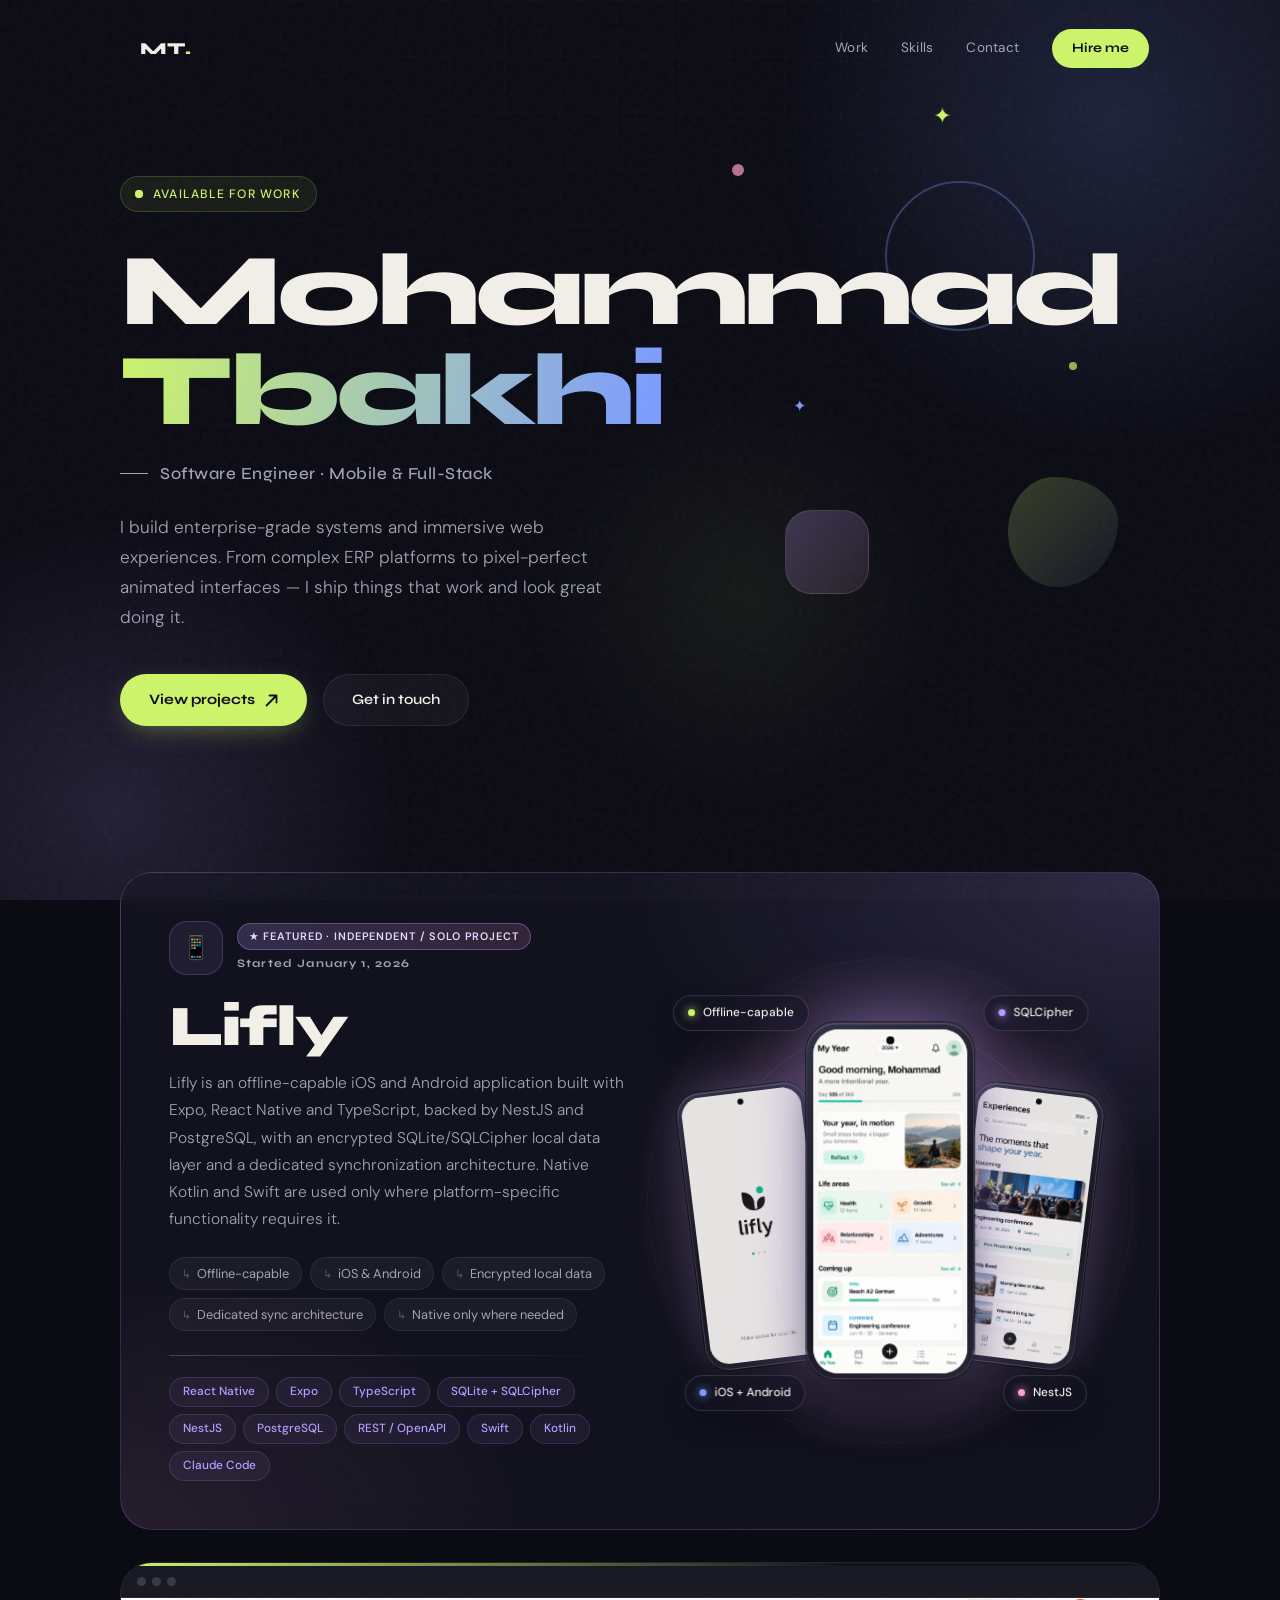
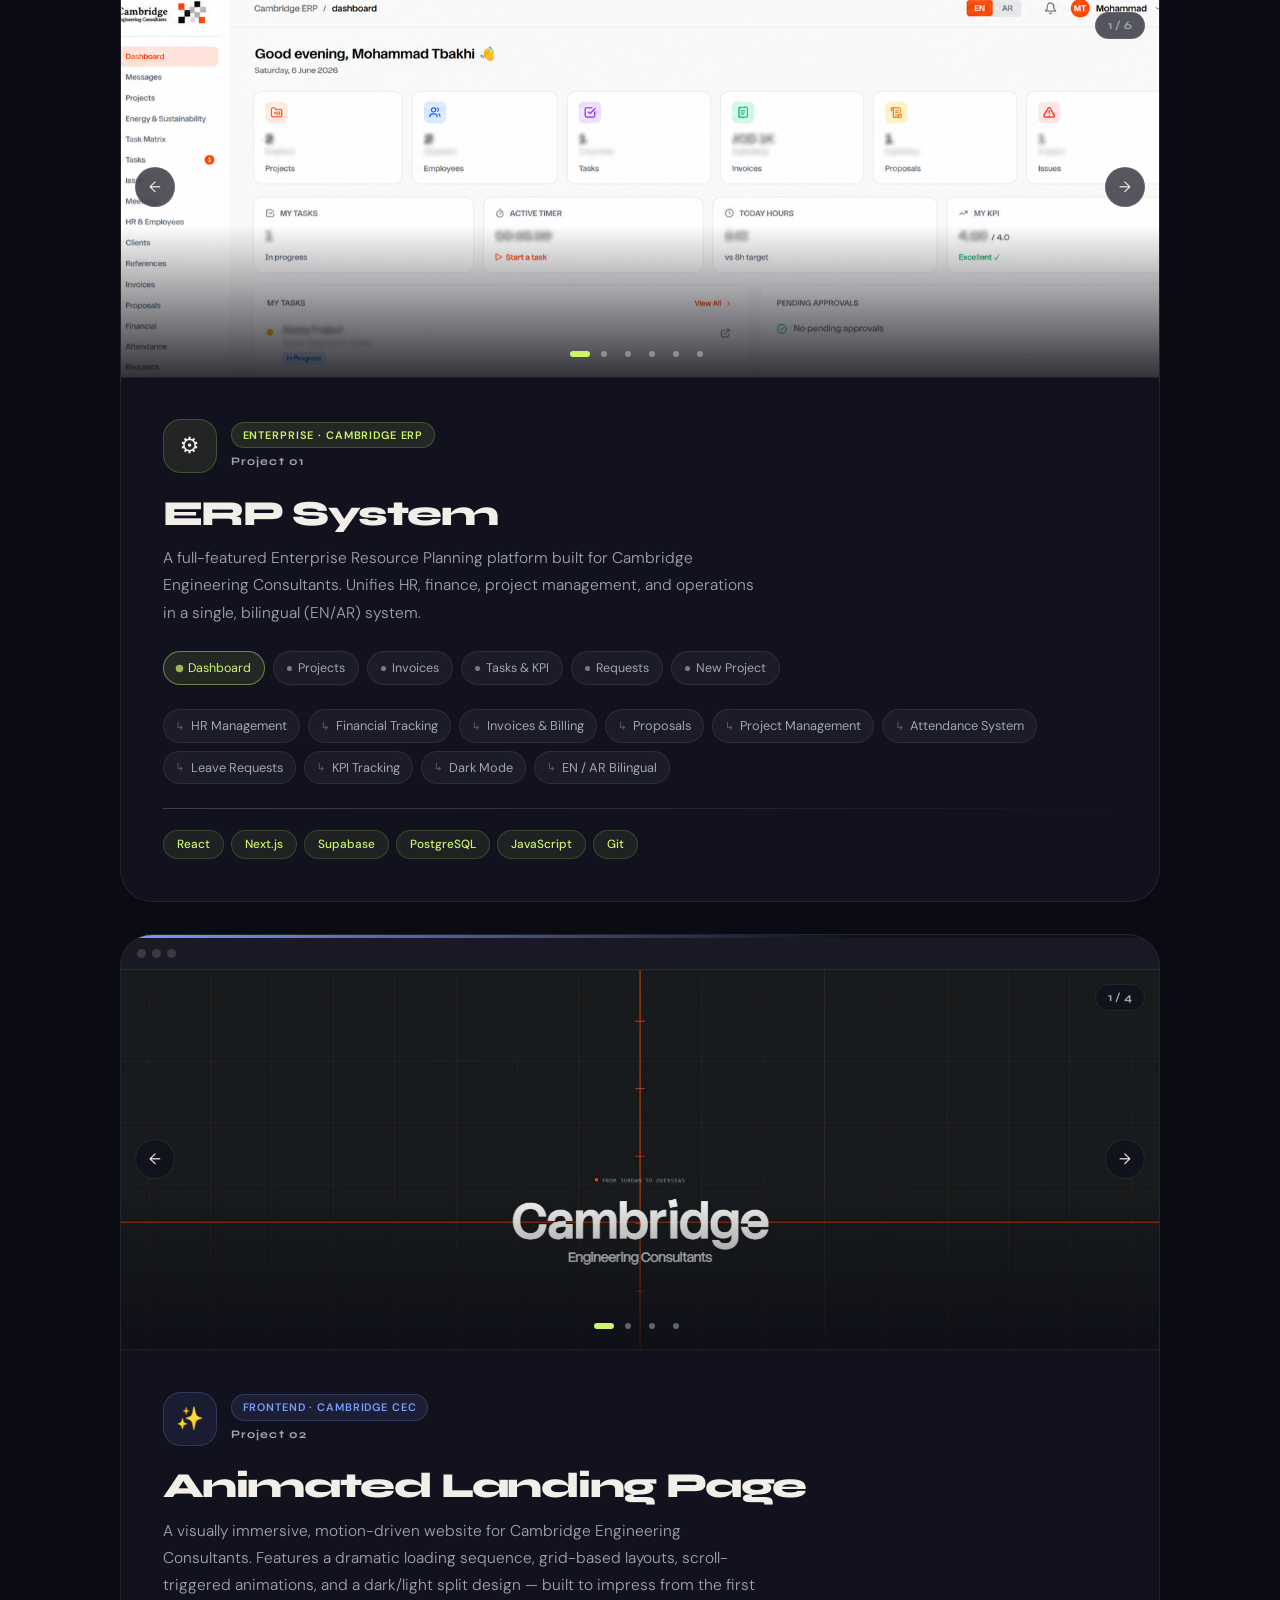
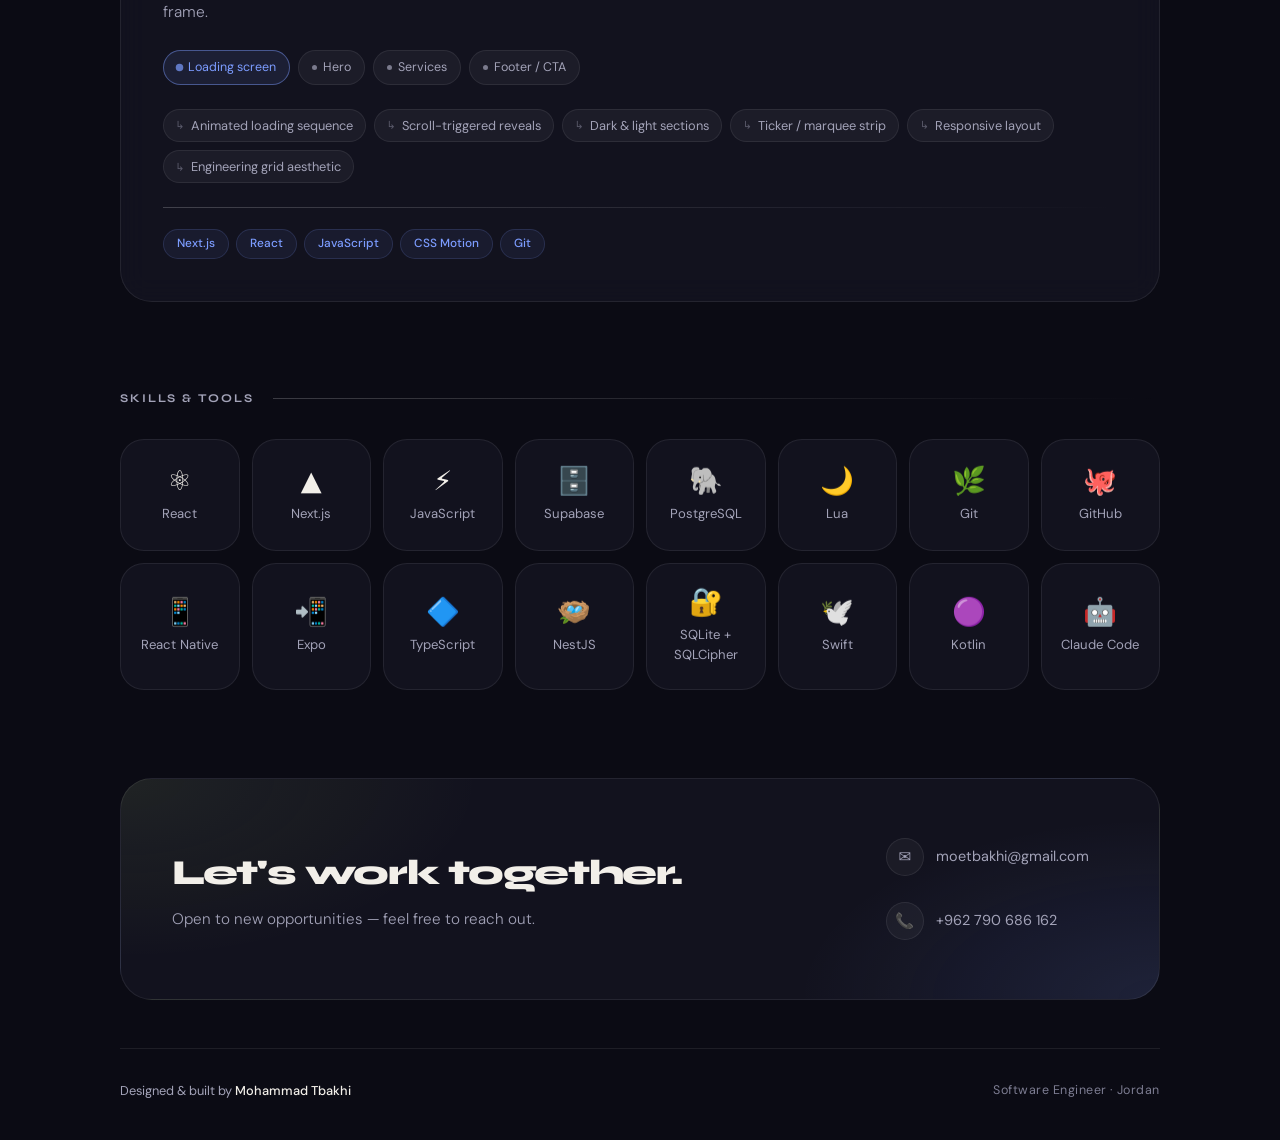
<file: index.html>
<!DOCTYPE html>
<html lang="en">
<head>
<meta charset="UTF-8">
<meta name="viewport" content="width=device-width, initial-scale=1.0">
<title>Mohammad Tbakhi — Software Engineer</title>
<meta name="description" content="Mohammad Tbakhi — Software Engineer · Mobile & Full-Stack. Lifly, a Cambridge Engineering Consultants ERP, and an animated landing page.">
<meta name="theme-color" content="#0b0b14">
<meta name="color-scheme" content="dark">
<link rel="icon" href="data:image/svg+xml,%3Csvg xmlns='http://www.w3.org/2000/svg' viewBox='0 0 64 64'%3E%3Crect width='64' height='64' rx='18' fill='%2314141f'/%3E%3Ctext x='9' y='42' font-family='Arial' font-weight='800' font-size='30' fill='%23f2efe9'%3EMT%3C/text%3E%3Ccircle cx='53' cy='41' r='4' fill='%23cdf56a'/%3E%3C/svg%3E">
<link rel="preconnect" href="https://fonts.googleapis.com">
<link rel="preconnect" href="https://fonts.gstatic.com" crossorigin>
<link href="https://fonts.googleapis.com/css2?family=Syne:wght@400;500;700;800&family=DM+Sans:ital,wght@0,300;0,400;0,500;1,300&display=swap" rel="stylesheet">
<link rel="stylesheet" href="styles.css">
<script>document.documentElement.classList.add('js');</script>
<script src="script.js" defer></script>
</head>
<body>
<a class="skip-link" href="#main">Skip to content</a>

<!-- Ambient background -->
<div class="bg" aria-hidden="true">
  <span class="blob b1"></span>
  <span class="blob b2"></span>
  <span class="blob b3"></span>
  <span class="bg-grid"></span>
</div>

<header class="site-header" id="top">
  <div class="container">
    <nav class="nav" aria-label="Primary">
      <a class="nav-logo" href="#top" aria-label="Mohammad Tbakhi — back to top">MT<span>.</span></a>
      <button class="nav-toggle" type="button" aria-expanded="false" aria-controls="nav-menu" aria-label="Open menu">
        <span></span><span></span>
      </button>
      <div class="nav-menu" id="nav-menu">
        <div class="nav-links">
          <a href="#work">Work</a>
          <a href="#skills">Skills</a>
          <a href="#contact">Contact</a>
        </div>
        <a href="mailto:moetbakhi@gmail.com" class="nav-cta">Hire me</a>
      </div>
    </nav>
  </div>
</header>

<div class="container">
<main id="main">

  <section class="hero" aria-labelledby="hero-title">
    <div class="shapes" aria-hidden="true">
      <span class="shape sh-ring"></span>
      <span class="shape sh-square"></span>
      <span class="shape sh-blob"></span>
      <span class="shape sh-dot d1"></span>
      <span class="shape sh-dot d2"></span>
      <span class="shape sh-star">✦</span>
      <span class="shape sh-star s2">✦</span>
    </div>

    <div class="hero-eyebrow rise" style="--i:0"><span class="pulse-dot" aria-hidden="true"></span>Available for work</div>
    <h1 class="hero-name" id="hero-title">
      <span class="line"><span class="rise-line" style="--i:1">Mohammad</span></span>
      <span class="line last"><span class="rise-line" style="--i:2">Tbakhi</span></span>
    </h1>
    <div class="hero-role rise" style="--i:3"><span>Software Engineer · Mobile &amp; <span class="nb">Full-Stack</span></span></div>
    <p class="hero-desc rise" style="--i:4">I build enterprise-grade systems and immersive web experiences. From complex ERP platforms to pixel-perfect animated interfaces — I ship things that work and look great doing it.</p>
    <div class="hero-actions rise" style="--i:5">
      <a href="#work" class="btn btn-primary">View projects <svg width="13" height="13" viewBox="0 0 13 13" fill="none" aria-hidden="true"><path d="M1.5 11.5L11.5 1.5M11.5 1.5H4.5M11.5 1.5V8.5" stroke="currentColor" stroke-width="1.8" stroke-linecap="round" stroke-linejoin="round"/></svg></a>
      <a href="mailto:moetbakhi@gmail.com" class="btn btn-secondary">Get in touch</a>
    </div>
  </section>

  <section class="section" id="work" aria-labelledby="work-label">
    <div class="section-header reveal"><h2 class="section-label" id="work-label">Selected work</h2><div class="section-line"></div></div>
    <div class="projects">

      <!-- ===== Featured: Lifly ===== -->
      <div class="reveal">
        <article class="project-card lifly spot" aria-labelledby="lifly-title">
          <div class="lifly-grid">
            <div class="lifly-copy">
              <div class="card-header">
                <div class="card-meta">
                  <div class="card-icon" aria-hidden="true">📱</div>
                  <div>
                    <span class="card-badge">★ Featured · Independent / Solo Project</span>
                    <span class="card-num">Started January 1, 2026</span>
                  </div>
                </div>
              </div>
              <h3 class="card-title" id="lifly-title">Lifly</h3>
              <p class="card-desc">Lifly is an offline-capable iOS and Android application built with Expo, React Native and TypeScript, backed by NestJS and PostgreSQL, with an encrypted SQLite/SQLCipher local data layer and a dedicated synchronization architecture. Native Kotlin and Swift are used only where platform-specific functionality requires it.</p>
              <div class="card-features">
                <span class="feature">Offline-capable</span>
                <span class="feature">iOS &amp; Android</span>
                <span class="feature">Encrypted local data</span>
                <span class="feature">Dedicated sync architecture</span>
                <span class="feature">Native only where needed</span>
              </div>
              <div class="card-divider"></div>
              <div class="card-tags">
                <span class="tag">React Native</span>
                <span class="tag">Expo</span>
                <span class="tag">TypeScript</span>
                <span class="tag">SQLite + SQLCipher</span>
                <span class="tag">NestJS</span>
                <span class="tag">PostgreSQL</span>
                <span class="tag">REST / OpenAPI</span>
                <span class="tag">Swift</span>
                <span class="tag">Kotlin</span>
                <span class="tag">Claude Code</span>
              </div>
            </div>

            <!-- Device stage: Lifly app screens, cycling gently in each phone. -->
            <div class="stage-wrap">
              <div class="stage" data-parallax role="group" aria-label="Lifly app screens">
                <span class="stage-glow"></span>
                <span class="stage-ring r1"></span>
                <span class="stage-ring r2"></span>

                <div class="layer p-left" style="--depth:10">
                  <div class="float f2">
                    <div class="phone phone-shots" data-cycle data-offset="1200">
                      <span class="phone-cam"></span>
                      <div class="phone-screen">
                        <div class="screen screen-shot is-active"><img src="lifly-splash.webp" alt="Lifly splash screen: Make space for your life" width="853" height="1843" loading="lazy" decoding="async"></div>
                        <div class="screen screen-shot"><img src="lifly-welcome.webp" alt="Lifly welcome screen: continue with Apple, Google or email" width="853" height="1843" loading="lazy" decoding="async"></div>
                      </div>
                    </div>
                  </div>
                </div>

                <div class="layer p-right" style="--depth:14">
                  <div class="float f3">
                    <div class="phone phone-shots" data-cycle data-offset="2400">
                      <span class="phone-cam"></span>
                      <div class="phone-screen">
                        <div class="screen screen-shot is-active"><img src="lifly-experiences.webp" alt="Lifly Experiences screen: upcoming and recently lived experiences" width="853" height="1843" loading="lazy" decoding="async"></div>
                        <div class="screen screen-shot"><img src="lifly-plans.webp" alt="Lifly Plans screen: in-progress and completed plans" width="853" height="1843" loading="lazy" decoding="async"></div>
                      </div>
                    </div>
                  </div>
                </div>

                <div class="layer p-center" style="--depth:22">
                  <div class="float f1">
                    <div class="phone phone-shots phone-main" data-cycle data-offset="0">
                      <span class="phone-cam"></span>
                      <div class="phone-screen">
                        <div class="screen screen-shot is-active"><img src="lifly-my-year.webp" alt="Lifly My Year screen: day 105 of 365, life areas and what is coming up" width="853" height="1843" loading="lazy" decoding="async"></div>
                        <div class="screen screen-shot"><img src="lifly-plans.webp" alt="Lifly Plans screen: in-progress and completed plans" width="853" height="1843" loading="lazy" decoding="async"></div>
                        <div class="screen screen-shot"><img src="lifly-experiences.webp" alt="Lifly Experiences screen: upcoming and recently lived experiences" width="853" height="1843" loading="lazy" decoding="async"></div>
                      </div>
                    </div>
                  </div>
                </div>

                <div class="layer chip-layer c1" style="--depth:14"><span class="chip float f4"><i></i>Offline-capable</span></div>
                <div class="layer chip-layer c2" style="--depth:12"><span class="chip float f5"><i></i>SQLCipher</span></div>
                <div class="layer chip-layer c3" style="--depth:12"><span class="chip float f6"><i></i>NestJS</span></div>
                <div class="layer chip-layer c4" style="--depth:14"><span class="chip float f7"><i></i>iOS + Android</span></div>
              </div>
            </div>
          </div>
        </article>
      </div>

      <!-- ===== Project 01: ERP ===== -->
      <div class="reveal">
        <article class="project-card erp spot" aria-labelledby="erp-title">
          <div class="card-accent"></div>
          <div class="browser-bar" aria-hidden="true"><span></span><span></span><span></span></div>
          <div class="card-gallery" data-gallery data-parallax tabindex="0" role="region" aria-roledescription="carousel" aria-label="ERP System screenshots">
            <div class="gallery-track">
              <div class="gallery-slide"><img src="screenshot-dashboard.png" alt="ERP Dashboard" width="1727" height="911" loading="lazy" decoding="async" /></div>
              <div class="gallery-slide"><img src="screenshot-projects.png" alt="ERP Projects" width="1668" height="943" loading="lazy" decoding="async" /></div>
              <div class="gallery-slide"><img src="screenshot-invoices.png" alt="ERP Invoices" width="1793" height="877" loading="lazy" decoding="async" /></div>
              <div class="gallery-slide"><img src="screenshot-tasks.png" alt="ERP Tasks" width="1679" height="683" loading="lazy" decoding="async" /></div>
              <div class="gallery-slide"><img src="screenshot-requests.png" alt="ERP Requests" width="1658" height="422" loading="lazy" decoding="async" /></div>
              <div class="gallery-slide"><img src="screenshot-newproject.png" alt="New Project Form" width="720" height="698" loading="lazy" decoding="async" /></div>
            </div>
            <div class="gallery-overlay"></div>
            <button type="button" class="gallery-btn prev" data-dir="-1" aria-label="Previous screenshot">&#8592;</button>
            <button type="button" class="gallery-btn next" data-dir="1" aria-label="Next screenshot">&#8594;</button>
            <div class="gallery-counter" aria-live="polite"><span data-gallery-num>1</span> / <span data-gallery-total>6</span></div>
            <div class="gallery-nav" data-gallery-dots></div>
          </div>
          <div class="card-inner">
            <div class="card-header">
              <div class="card-meta">
                <div class="card-icon" aria-hidden="true">⚙️</div>
                <div>
                  <span class="card-badge">Enterprise · Cambridge ERP</span>
                  <span class="card-num">Project 01</span>
                </div>
              </div>
            </div>
            <h3 class="card-title" id="erp-title">ERP System</h3>
            <p class="card-desc">A full-featured Enterprise Resource Planning platform built for Cambridge Engineering Consultants. Unifies HR, finance, project management, and operations in a single, bilingual (EN/AR) system.</p>
            <div class="card-screens" role="group" aria-label="Jump to screenshot">
              <button type="button" class="screen-pill" data-goto="0"><span class="dot"></span>Dashboard</button>
              <button type="button" class="screen-pill" data-goto="1"><span class="dot"></span>Projects</button>
              <button type="button" class="screen-pill" data-goto="2"><span class="dot"></span>Invoices</button>
              <button type="button" class="screen-pill" data-goto="3"><span class="dot"></span>Tasks &amp; KPI</button>
              <button type="button" class="screen-pill" data-goto="4"><span class="dot"></span>Requests</button>
              <button type="button" class="screen-pill" data-goto="5"><span class="dot"></span>New Project</button>
            </div>
            <div class="card-features">
              <span class="feature">HR Management</span>
              <span class="feature">Financial Tracking</span>
              <span class="feature">Invoices &amp; Billing</span>
              <span class="feature">Proposals</span>
              <span class="feature">Project Management</span>
              <span class="feature">Attendance System</span>
              <span class="feature">Leave Requests</span>
              <span class="feature">KPI Tracking</span>
              <span class="feature">Dark Mode</span>
              <span class="feature">EN / AR Bilingual</span>
            </div>
            <div class="card-divider"></div>
            <div class="card-tags">
              <span class="tag">React</span>
              <span class="tag">Next.js</span>
              <span class="tag">Supabase</span>
              <span class="tag">PostgreSQL</span>
              <span class="tag">JavaScript</span>
              <span class="tag">Git</span>
            </div>
          </div>
        </article>
      </div>

      <!-- ===== Project 02: Animated landing page ===== -->
      <div class="reveal">
        <article class="project-card animated spot" aria-labelledby="anim-title">
          <div class="card-accent"></div>
          <div class="browser-bar" aria-hidden="true"><span></span><span></span><span></span></div>
          <div class="card-gallery" data-gallery data-parallax tabindex="0" role="region" aria-roledescription="carousel" aria-label="Animated Landing Page screenshots">
            <div class="gallery-track">
              <div class="gallery-slide"><img src="anim-landing.png" alt="Loading screen" width="1897" height="898" loading="lazy" decoding="async" /></div>
              <div class="gallery-slide"><img src="anim-hero.png" alt="Hero section" width="1902" height="906" loading="lazy" decoding="async" /></div>
              <div class="gallery-slide"><img src="anim-services.png" alt="Services" width="1898" height="903" loading="lazy" decoding="async" /></div>
              <div class="gallery-slide"><img src="anim-footer.png" alt="Footer / CTA" width="1887" height="816" loading="lazy" decoding="async" /></div>
            </div>
            <div class="gallery-overlay"></div>
            <button type="button" class="gallery-btn prev" data-dir="-1" aria-label="Previous screenshot">&#8592;</button>
            <button type="button" class="gallery-btn next" data-dir="1" aria-label="Next screenshot">&#8594;</button>
            <div class="gallery-counter" aria-live="polite"><span data-gallery-num>1</span> / <span data-gallery-total>4</span></div>
            <div class="gallery-nav" data-gallery-dots></div>
          </div>
          <div class="card-inner">
            <div class="card-header">
              <div class="card-meta">
                <div class="card-icon" aria-hidden="true">✨</div>
                <div>
                  <span class="card-badge">Frontend · Cambridge CEC</span>
                  <span class="card-num">Project 02</span>
                </div>
              </div>
            </div>
            <h3 class="card-title" id="anim-title">Animated Landing Page</h3>
            <p class="card-desc">A visually immersive, motion-driven website for Cambridge Engineering Consultants. Features a dramatic loading sequence, grid-based layouts, scroll-triggered animations, and a dark/light split design — built to impress from the first frame.</p>
            <div class="card-screens" role="group" aria-label="Jump to screenshot">
              <button type="button" class="screen-pill" data-goto="0"><span class="dot"></span>Loading screen</button>
              <button type="button" class="screen-pill" data-goto="1"><span class="dot"></span>Hero</button>
              <button type="button" class="screen-pill" data-goto="2"><span class="dot"></span>Services</button>
              <button type="button" class="screen-pill" data-goto="3"><span class="dot"></span>Footer / CTA</button>
            </div>
            <div class="card-features">
              <span class="feature">Animated loading sequence</span>
              <span class="feature">Scroll-triggered reveals</span>
              <span class="feature">Dark &amp; light sections</span>
              <span class="feature">Ticker / marquee strip</span>
              <span class="feature">Responsive layout</span>
              <span class="feature">Engineering grid aesthetic</span>
            </div>
            <div class="card-divider"></div>
            <div class="card-tags">
              <span class="tag">Next.js</span><span class="tag">React</span>
              <span class="tag">JavaScript</span><span class="tag">CSS Motion</span><span class="tag">Git</span>
            </div>
          </div>
        </article>
      </div>
    </div>
  </section>

  <section class="section" id="skills" aria-labelledby="skills-label">
    <div class="section-header reveal"><h2 class="section-label" id="skills-label">Skills &amp; tools</h2><div class="section-line"></div></div>
    <ul class="skills-grid">
      <li class="skill-item spot reveal" style="--d:0s"><span class="skill-icon" aria-hidden="true">⚛️</span><span class="skill-name">React</span></li>
      <li class="skill-item spot reveal" style="--d:.04s"><span class="skill-icon" aria-hidden="true">▲</span><span class="skill-name">Next.js</span></li>
      <li class="skill-item spot reveal" style="--d:.08s"><span class="skill-icon" aria-hidden="true">⚡</span><span class="skill-name">JavaScript</span></li>
      <li class="skill-item spot reveal" style="--d:.12s"><span class="skill-icon" aria-hidden="true">🗄️</span><span class="skill-name">Supabase</span></li>
      <li class="skill-item spot reveal" style="--d:.16s"><span class="skill-icon" aria-hidden="true">🐘</span><span class="skill-name">PostgreSQL</span></li>
      <li class="skill-item spot reveal" style="--d:.2s"><span class="skill-icon" aria-hidden="true">🌙</span><span class="skill-name">Lua</span></li>
      <li class="skill-item spot reveal" style="--d:.24s"><span class="skill-icon" aria-hidden="true">🌿</span><span class="skill-name">Git</span></li>
      <li class="skill-item spot reveal" style="--d:.28s"><span class="skill-icon" aria-hidden="true">🐙</span><span class="skill-name">GitHub</span></li>
      <li class="skill-item spot reveal" style="--d:0s"><span class="skill-icon" aria-hidden="true">📱</span><span class="skill-name">React Native</span></li>
      <li class="skill-item spot reveal" style="--d:.04s"><span class="skill-icon" aria-hidden="true">📲</span><span class="skill-name">Expo</span></li>
      <li class="skill-item spot reveal" style="--d:.08s"><span class="skill-icon" aria-hidden="true">🔷</span><span class="skill-name">TypeScript</span></li>
      <li class="skill-item spot reveal" style="--d:.12s"><span class="skill-icon" aria-hidden="true">🪺</span><span class="skill-name">NestJS</span></li>
      <li class="skill-item spot reveal" style="--d:.16s"><span class="skill-icon" aria-hidden="true">🔐</span><span class="skill-name">SQLite + SQLCipher</span></li>
      <li class="skill-item spot reveal" style="--d:.2s"><span class="skill-icon" aria-hidden="true">🕊️</span><span class="skill-name">Swift</span></li>
      <li class="skill-item spot reveal" style="--d:.24s"><span class="skill-icon" aria-hidden="true">🟣</span><span class="skill-name">Kotlin</span></li>
      <li class="skill-item spot reveal" style="--d:.28s"><span class="skill-icon" aria-hidden="true">🤖</span><span class="skill-name">Claude Code</span></li>
    </ul>
  </section>

  <section class="reveal" id="contact" aria-labelledby="contact-title">
    <div class="contact-section spot">
      <div class="contact-left">
        <h2 id="contact-title">Let's work together.</h2>
        <p>Open to new opportunities — feel free to reach out.</p>
      </div>
      <div class="contact-info">
        <a href="mailto:moetbakhi@gmail.com" class="contact-item"><span class="contact-item-icon" aria-hidden="true">✉️</span>moetbakhi@gmail.com</a>
        <a href="tel:+962790686162" class="contact-item"><span class="contact-item-icon" aria-hidden="true">📞</span>+962 790 686 162</a>
      </div>
    </div>
  </section>

</main>

<footer>
  <div class="footer-copy">Designed &amp; built by <strong>Mohammad Tbakhi</strong></div>
  <div class="footer-right">Software Engineer · Jordan</div>
</footer>
</div>
</body>
</html>
</file>
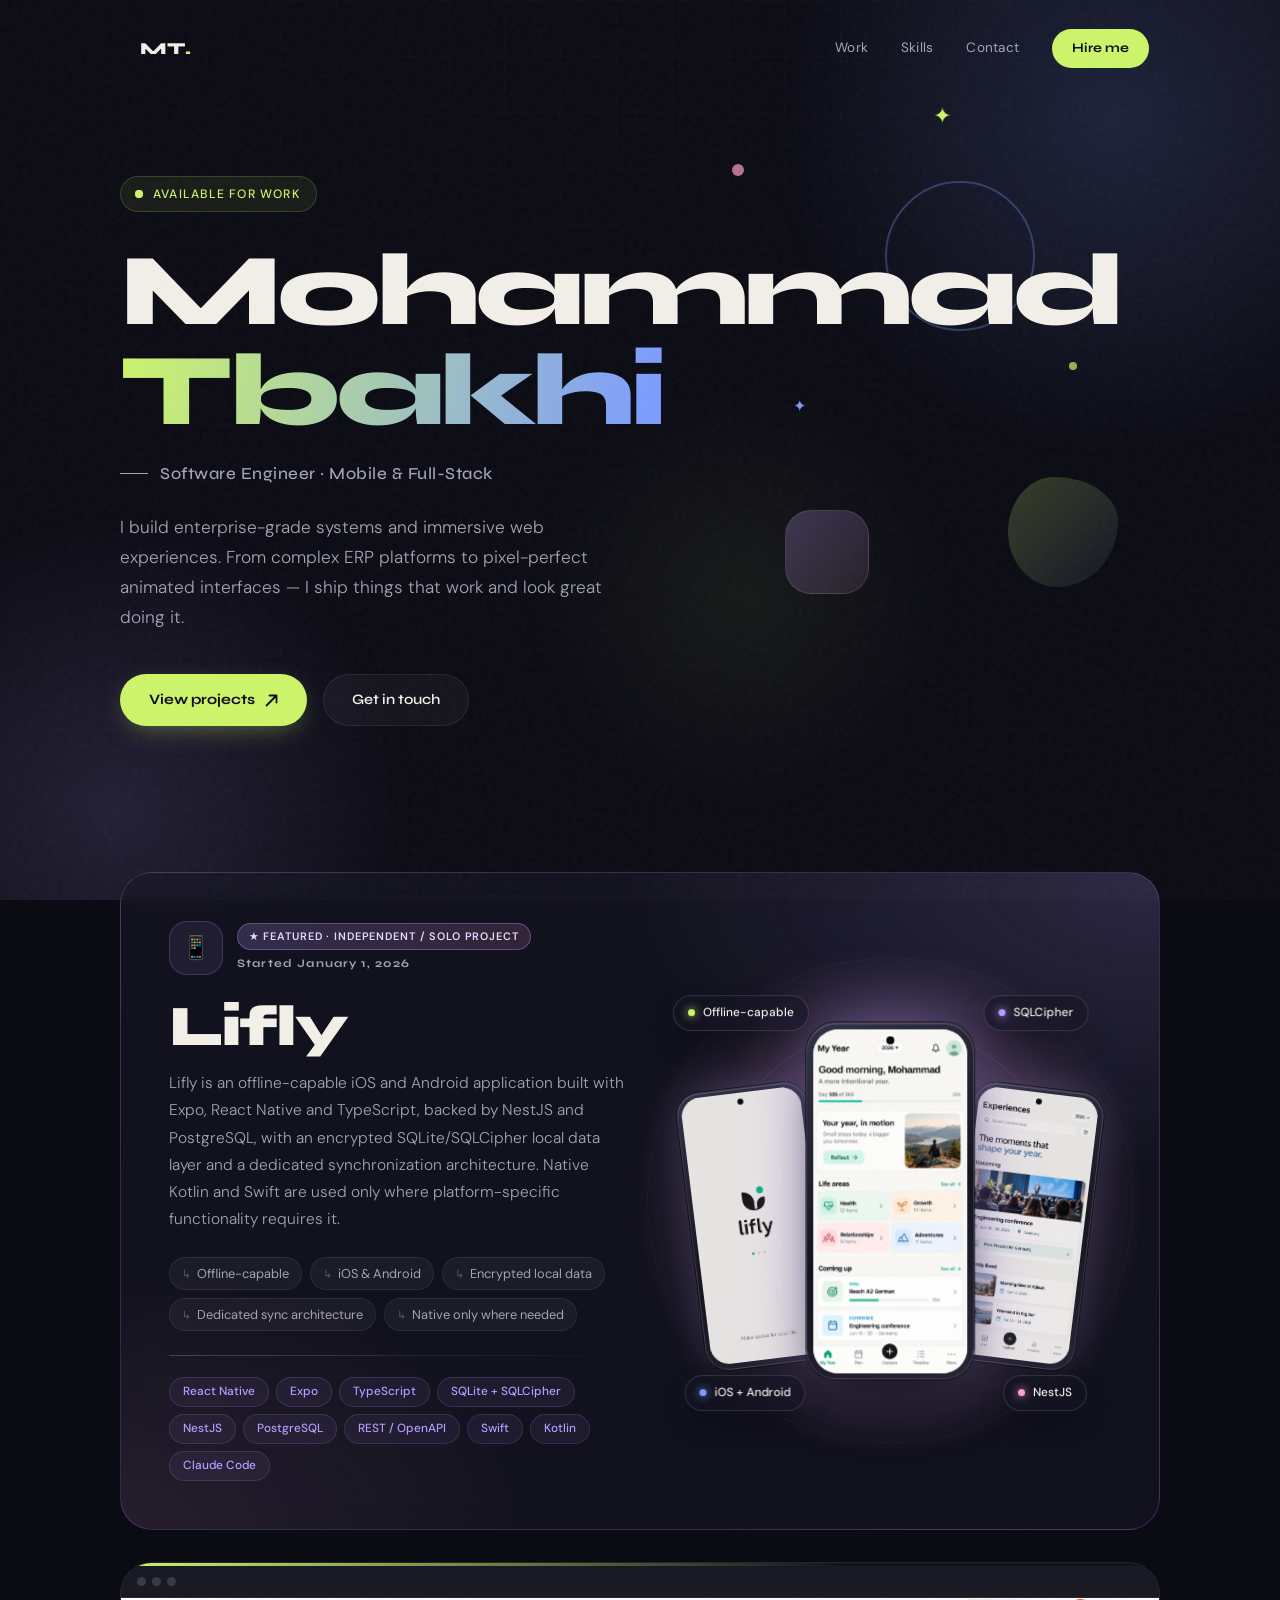
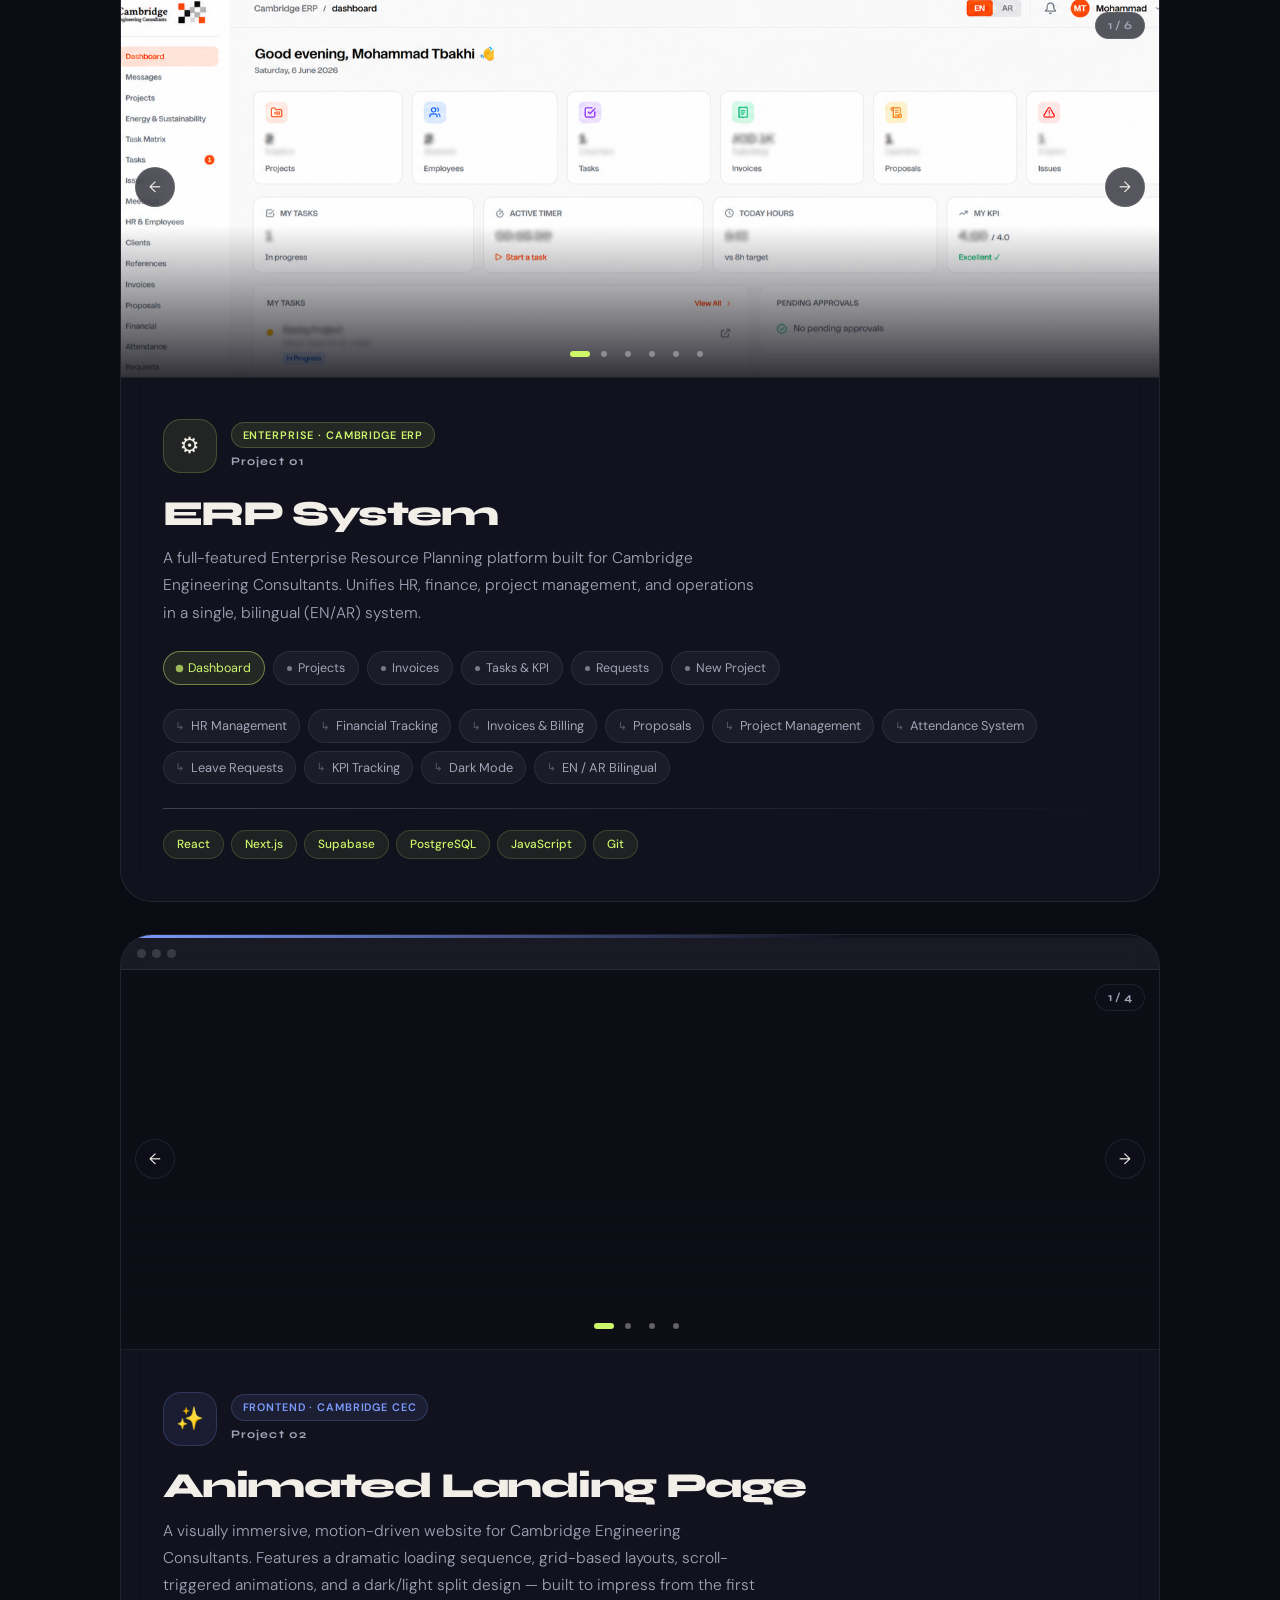
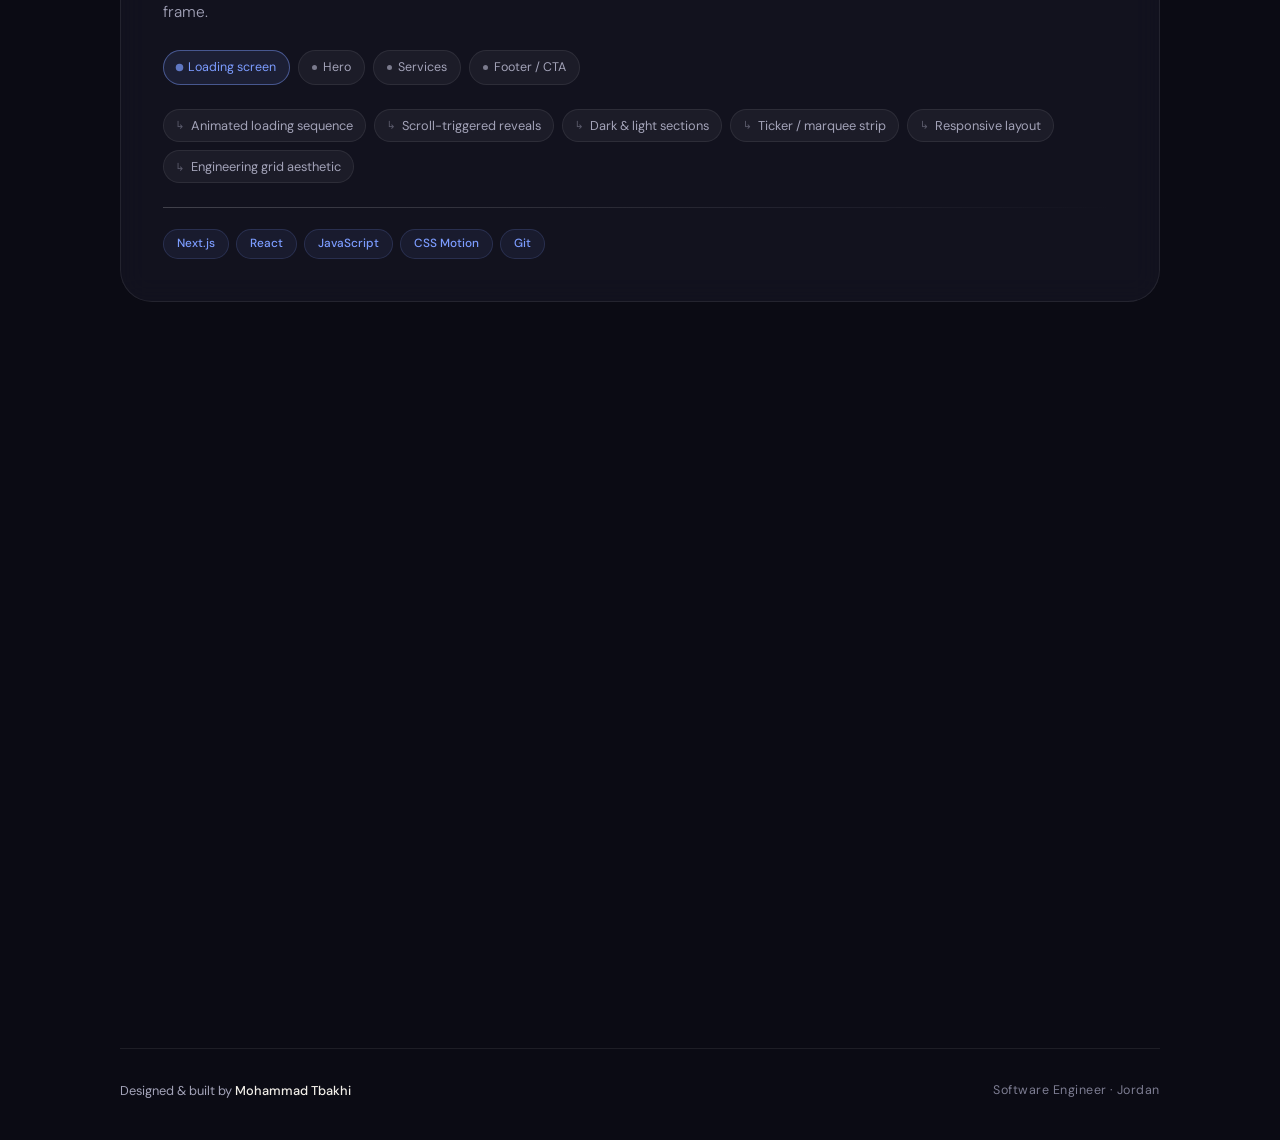
<file: portfolio.html>
<!DOCTYPE html>
<html lang="en">
<head>
<meta charset="UTF-8">
<meta name="viewport" content="width=device-width, initial-scale=1.0">
<title>Mohammad Tbakhi — Software Engineer</title>
<link rel="canonical" href="index.html">
<meta http-equiv="refresh" content="0; url=index.html">
<script>location.replace('index.html' + location.hash);</script>
</head>
<body>
<p>This page has moved to <a href="index.html">index.html</a>.</p>
</body>
</html>
</file>
<file: styles.css>
/* ==========================================================================
   Mohammad Tbakhi — portfolio
   1. Tokens & base      5. Hero                9. Contact & footer
   2. Background         6. Project cards       10. Motion helpers
   3. Header / nav       7. Lifly device stage  11. Responsive
   4. Buttons            8. Skills              12. Reduced motion
   ========================================================================== */

/* 1. Tokens & base -------------------------------------------------------- */
*, *::before, *::after { box-sizing: border-box; margin: 0; padding: 0; }

:root {
  --bg: #0b0b14;
  --surface: rgba(24, 24, 38, 0.62);
  --surface-solid: #151522;
  --surface2: rgba(255, 255, 255, 0.045);
  --border: rgba(255, 255, 255, 0.08);
  --border-hover: rgba(255, 255, 255, 0.2);
  --text: #f2efe9;
  --muted: #a3a3b8;
  --accent1: #cdf56a;   /* lime  */
  --accent2: #7c9cff;   /* blue  */
  --accent3: #ff9ecb;   /* pink  */
  --accent4: #b79cff;   /* violet */

  --r-sm: 10px;
  --r-md: 16px;
  --r-lg: 24px;
  --r-xl: 32px;
  --r-pill: 999px;

  --ease: cubic-bezier(0.2, 0.7, 0.2, 1);
  --maxw: 1120px;
  --gutter: clamp(1.1rem, 4vw, 2.5rem);
  --font-display: 'Syne', system-ui, sans-serif;
}

html { scroll-behavior: smooth; scroll-padding-top: 96px; }
body {
  font-family: 'DM Sans', system-ui, sans-serif;
  background: var(--bg);
  color: var(--text);
  overflow-x: hidden;
  -webkit-font-smoothing: antialiased;
  line-height: 1.5;
}
body::after { /* film grain */
  content: ''; position: fixed; inset: 0; pointer-events: none; z-index: 100;
  background-image: url("data:image/svg+xml,%3Csvg viewBox='0 0 200 200' xmlns='http://www.w3.org/2000/svg'%3E%3Cfilter id='n'%3E%3CfeTurbulence type='fractalNoise' baseFrequency='0.9' numOctaves='4' stitchTiles='stitch'/%3E%3C/filter%3E%3Crect width='100%25' height='100%25' filter='url(%23n)' opacity='0.035'/%3E%3C/svg%3E");
}
a { color: inherit; }
ul { list-style: none; }
img { max-width: 100%; }
button { font: inherit; color: inherit; }

:focus-visible { outline: 2px solid var(--accent1); outline-offset: 3px; border-radius: 6px; }

.container { max-width: var(--maxw); margin: 0 auto; padding: 0 var(--gutter); position: relative; z-index: 1; }

.skip-link {
  position: fixed; top: 12px; left: 12px; z-index: 200; padding: 10px 18px;
  background: var(--accent1); color: #0b0b14; font-weight: 700; border-radius: var(--r-pill);
  text-decoration: none; transform: translateY(-200%); transition: transform 0.25s var(--ease);
}
.skip-link:focus { transform: none; }

::-webkit-scrollbar { width: 8px; }
::-webkit-scrollbar-track { background: var(--bg); }
::-webkit-scrollbar-thumb { background: rgba(255, 255, 255, 0.12); border-radius: 4px; }

/* 2. Ambient background --------------------------------------------------- */
.bg { position: fixed; inset: 0; z-index: 0; pointer-events: none; overflow: hidden; }
.blob { position: absolute; border-radius: 50%; will-change: transform; }
.b1 { width: 62vmax; height: 62vmax; top: -22vmax; right: -18vmax; background: radial-gradient(circle, rgba(124,156,255,.16), transparent 62%); animation: drift1 38s ease-in-out infinite alternate; }
.b2 { width: 54vmax; height: 54vmax; bottom: -20vmax; left: -18vmax; background: radial-gradient(circle, rgba(183,156,255,.14), transparent 62%); animation: drift2 44s ease-in-out infinite alternate; }
.b3 { width: 40vmax; height: 40vmax; top: 38%; left: 38%; background: radial-gradient(circle, rgba(205,245,106,.06), transparent 62%); animation: drift3 52s ease-in-out infinite alternate; }
.bg-grid {
  position: absolute; inset: 0; opacity: 0.5;
  background-image: linear-gradient(rgba(255,255,255,.035) 1px, transparent 1px), linear-gradient(90deg, rgba(255,255,255,.035) 1px, transparent 1px);
  background-size: 56px 56px;
  -webkit-mask-image: radial-gradient(ellipse 70% 55% at 50% 0%, #000 20%, transparent 75%);
          mask-image: radial-gradient(ellipse 70% 55% at 50% 0%, #000 20%, transparent 75%);
}

/* 3. Header / nav --------------------------------------------------------- */
.site-header { position: fixed; inset: 0 0 auto 0; z-index: 50; padding: 14px 0; pointer-events: none; }
.nav {
  pointer-events: auto; position: relative;
  display: flex; align-items: center; justify-content: space-between; gap: 1rem;
  padding: 0.85rem 0.6rem 0.85rem 1.2rem; border-radius: var(--r-pill);
  border: 1px solid transparent;
  transition: background 0.4s var(--ease), border-color 0.4s var(--ease), box-shadow 0.4s var(--ease),
              padding 0.4s var(--ease), -webkit-backdrop-filter 0.4s, backdrop-filter 0.4s;
  animation: fadeDown 0.7s var(--ease) both;
}
.site-header.is-scrolled .nav {
  padding-top: 0.55rem; padding-bottom: 0.55rem;
  background: rgba(16, 16, 28, 0.62); border-color: var(--border);
  -webkit-backdrop-filter: blur(18px) saturate(1.4); backdrop-filter: blur(18px) saturate(1.4);
  box-shadow: 0 10px 40px -12px rgba(0, 0, 0, 0.6);
}
.nav-logo { font-family: var(--font-display); font-weight: 800; font-size: 1.05rem; letter-spacing: -0.02em; text-decoration: none; }
.nav-logo span { color: var(--accent1); display: inline-block; transition: transform 0.4s var(--ease); }
.nav-logo:hover span { transform: translateY(-4px) scale(1.4); }
.nav-menu { display: flex; align-items: center; gap: 1.2rem; }
.nav-links { display: flex; gap: 0.3rem; }
.nav-links a {
  font-size: 0.85rem; color: var(--muted); text-decoration: none; letter-spacing: 0.02em;
  padding: 8px 14px; border-radius: var(--r-pill); transition: color 0.25s, background 0.25s;
}
.nav-links a:hover { color: var(--text); background: rgba(255, 255, 255, 0.06); }
.nav-links a[aria-current="true"] { color: var(--text); background: rgba(255, 255, 255, 0.09); }
.nav-cta {
  font-size: 0.82rem; font-family: var(--font-display); font-weight: 700; color: #0b0b14;
  background: var(--accent1); padding: 10px 20px; border-radius: var(--r-pill); text-decoration: none;
  transition: transform 0.25s var(--ease), box-shadow 0.25s;
}
.nav-cta:hover { transform: translateY(-1px) scale(1.04); box-shadow: 0 8px 24px -6px rgba(205,245,106,.55); }
.nav-cta:active { transform: scale(0.97); }

.nav-toggle { display: none; width: 44px; height: 44px; border-radius: 50%; border: 1px solid var(--border); background: rgba(255,255,255,.04); cursor: pointer; position: relative; }
.nav-toggle span { position: absolute; left: 13px; right: 13px; height: 2px; border-radius: 2px; background: var(--text); transition: transform 0.35s var(--ease), top 0.35s var(--ease); }
.nav-toggle span:nth-child(1) { top: 17px; }
.nav-toggle span:nth-child(2) { top: 25px; }
.site-header[data-open="true"] .nav-toggle span:nth-child(1) { top: 21px; transform: rotate(45deg); }
.site-header[data-open="true"] .nav-toggle span:nth-child(2) { top: 21px; transform: rotate(-45deg); }

/* 4. Buttons -------------------------------------------------------------- */
.btn {
  position: relative; overflow: hidden; isolation: isolate;
  display: inline-flex; align-items: center; gap: 10px; cursor: pointer; text-decoration: none;
  font-family: var(--font-display); font-weight: 700; font-size: 0.9rem;
  padding: 14px 28px; border-radius: var(--r-pill); border: 1px solid transparent;
  transition: transform 0.3s var(--ease), box-shadow 0.3s, border-color 0.3s, background 0.3s;
}
.btn::before { /* sheen */
  content: ''; position: absolute; inset: 0; z-index: -1;
  background: linear-gradient(110deg, transparent 30%, rgba(255,255,255,.35) 50%, transparent 70%);
  transform: translateX(-120%); transition: transform 0.7s var(--ease);
}
.btn:hover { transform: translateY(-3px) scale(1.03); }
.btn:hover::before { transform: translateX(120%); }
.btn:active { transform: translateY(0) scale(0.97); transition-duration: 0.1s; }
.btn svg { transition: transform 0.3s var(--ease); }
.btn:hover svg { transform: translate(2px, -2px); }
.btn-primary { background: var(--accent1); color: #0b0b14; box-shadow: 0 8px 28px -10px rgba(205,245,106,.5); }
.btn-primary:hover { box-shadow: 0 14px 36px -8px rgba(205,245,106,.65); }
.btn-secondary { background: rgba(255,255,255,.04); color: var(--text); font-weight: 600; border-color: var(--border); -webkit-backdrop-filter: blur(8px); backdrop-filter: blur(8px); }
.btn-secondary:hover { border-color: var(--border-hover); background: rgba(255,255,255,.08); box-shadow: 0 10px 30px -12px rgba(124,156,255,.45); }

/* 5. Hero         --------------------------------------------------------- */
.hero { position: relative; padding: clamp(8rem, 18vw, 11rem) 0 clamp(3.5rem, 9vw, 6rem); }
.hero > :not(.shapes) { position: relative; z-index: 1; }

.hero-eyebrow {
  display: inline-flex; align-items: center; gap: 10px; margin-bottom: 1.8rem;
  padding: 8px 16px 8px 14px; border-radius: var(--r-pill);
  font-size: 0.76rem; font-weight: 500; letter-spacing: 0.1em; text-transform: uppercase; color: var(--accent1);
  background: rgba(205,245,106,.07); border: 1px solid rgba(205,245,106,.18);
  -webkit-backdrop-filter: blur(8px); backdrop-filter: blur(8px);
}
.pulse-dot { position: relative; width: 8px; height: 8px; border-radius: 50%; background: var(--accent1); }
.pulse-dot::after { content: ''; position: absolute; inset: 0; border-radius: 50%; background: var(--accent1); animation: ping 2.2s var(--ease) infinite; }

.hero-name { font-family: var(--font-display); font-size: clamp(2.3rem, 10.5vw, 6.4rem); font-weight: 800; line-height: 0.98; letter-spacing: -0.045em; margin-bottom: 1.2rem; }
.hero-name .line { display: block; overflow: hidden; padding-bottom: 0.1em; margin-bottom: -0.1em; }
.hero-name .rise-line { display: inline-block; }
.hero-name .last .rise-line {
  background: linear-gradient(100deg, var(--accent1), var(--accent2) 45%, var(--accent3) 80%, var(--accent1));
  background-size: 220% 100%; -webkit-background-clip: text; background-clip: text;
  -webkit-text-fill-color: transparent; color: transparent;
  animation: slideUp 1s var(--ease) calc(var(--i) * 110ms + 120ms) both, shimmer 9s linear 1.4s infinite;
}
.hero-role { font-family: var(--font-display); font-size: 1.05rem; font-weight: 500; color: var(--muted); letter-spacing: 0.03em; margin-bottom: 1.6rem; display: flex; align-items: center; gap: 12px; }
.hero-role::before { content: ''; width: 28px; height: 1px; background: var(--muted); flex-shrink: 0; }
.hero-desc { font-size: 1.08rem; color: var(--muted); max-width: 520px; line-height: 1.75; font-weight: 300; margin-bottom: 2.6rem; }
.nb { white-space: nowrap; }
.hero-actions { display: flex; align-items: center; gap: 1rem; flex-wrap: wrap; }

/* staggered entrance (base state = final state, so reduced motion / no animation just shows it) */
.rise { animation: fadeUp 0.9s var(--ease) calc(var(--i) * 110ms + 120ms) both; }
.hero-name .rise-line { animation: slideUp 1s var(--ease) calc(var(--i) * 110ms + 120ms) both; }

/* floating shapes */
.shapes { position: absolute; inset: 0; pointer-events: none; }
.shape { position: absolute; will-change: transform; }
.sh-ring { width: 150px; height: 150px; right: 12%; top: 22%; border-radius: 50%; border: 2px solid rgba(124,156,255,.3); animation: float 9s ease-in-out infinite; }
.sh-square { width: 84px; height: 84px; right: 28%; top: 62%; border-radius: 26px; background: linear-gradient(135deg, rgba(183,156,255,.25), rgba(255,158,203,.1)); border: 1px solid rgba(255,255,255,.1); animation: floatRot 11s ease-in-out infinite; }
.sh-blob { width: 110px; height: 110px; right: 4%; top: 58%; border-radius: 42% 58% 55% 45% / 50% 40% 60% 50%; background: linear-gradient(135deg, rgba(205,245,106,.22), rgba(124,156,255,.08)); animation: floatRot 13s ease-in-out -4s infinite reverse; }
.sh-dot { width: 12px; height: 12px; border-radius: 50%; background: var(--accent3); opacity: .7; animation: float 7s ease-in-out infinite; }
.sh-dot.d1 { right: 40%; top: 20%; }
.sh-dot.d2 { right: 8%; top: 44%; width: 8px; height: 8px; background: var(--accent1); animation-delay: -3s; }
.sh-star { right: 20%; top: 12%; font-size: 1.4rem; color: var(--accent1); animation: twinkle 4s ease-in-out infinite; }
.sh-star.s2 { right: 34%; top: 48%; font-size: 1rem; color: var(--accent2); animation-delay: -2s; }

/* sections */
.section { margin-bottom: 5.5rem; }
.section-header { display: flex; align-items: center; gap: 1.2rem; margin-bottom: 2rem; }
.section-label { font-family: var(--font-display); font-size: 0.74rem; font-weight: 700; letter-spacing: 0.16em; text-transform: uppercase; color: var(--muted); white-space: nowrap; }
.section-line { flex: 1; height: 1px; background: linear-gradient(90deg, var(--border-hover), transparent); }

/* spotlight (cursor-following glow + border highlight). --c is an "r,g,b" triplet. */
.spot { position: relative; --c: 205,245,106; }
.spot::before, .spot::after { content: ''; position: absolute; inset: 0; border-radius: inherit; pointer-events: none; opacity: 0; transition: opacity 0.4s; }
.spot::before { z-index: 3; background: radial-gradient(420px circle at var(--x, 50%) var(--y, 50%), rgba(var(--c), .09), transparent 62%); }
.spot::after { z-index: 4; padding: 1px; background: radial-gradient(320px circle at var(--x, 50%) var(--y, 50%), rgba(var(--c), .75), transparent 65%);
  -webkit-mask: linear-gradient(#000 0 0) content-box, linear-gradient(#000 0 0); -webkit-mask-composite: xor;
          mask: linear-gradient(#000 0 0) content-box exclude, linear-gradient(#000 0 0); }
.spot:hover::before, .spot:hover::after, .spot:focus-within::before, .spot:focus-within::after { opacity: 1; }

/* 6. Project cards -------------------------------------------------------- */
.projects { display: flex; flex-direction: column; gap: 2rem; }
.project-card {
  --c: 205,245,106;
  background: var(--surface); border: 1px solid var(--border); border-radius: var(--r-xl); overflow: hidden;
  -webkit-backdrop-filter: blur(14px); backdrop-filter: blur(14px);
  transition: transform 0.5s var(--ease), border-color 0.4s, box-shadow 0.5s;
}
.project-card:hover { transform: translateY(-6px) scale(1.008); border-color: rgba(var(--c), .25); box-shadow: 0 30px 70px -30px rgba(var(--c), .35), 0 0 0 1px rgba(var(--c), .06); }
.erp { --c: 205,245,106; }
.animated { --c: 124,156,255; }
.lifly { --c: 183,156,255; }
.card-accent { height: 3px; background: linear-gradient(90deg, rgb(var(--c)) 0%, transparent 70%); }

.browser-bar { display: flex; gap: 6px; padding: 11px 16px; background: rgba(255,255,255,.03); border-bottom: 1px solid var(--border); }
.browser-bar span { width: 9px; height: 9px; border-radius: 50%; background: rgba(255,255,255,.14); transition: background 0.3s; }
.project-card:hover .browser-bar span:nth-child(1) { background: #ff7b8a; }
.project-card:hover .browser-bar span:nth-child(2) { background: #ffd36b; }
.project-card:hover .browser-bar span:nth-child(3) { background: #7be39a; }

.card-gallery { position: relative; background: #0d0d16; border-bottom: 1px solid var(--border); overflow: hidden; height: clamp(210px, 32vw, 380px); outline-offset: -3px; }
.gallery-track { display: flex; height: 100%; transition: transform 0.6s var(--ease); }
.gallery-slide { flex-shrink: 0; width: 100%; height: 100%; overflow: hidden; }
.gallery-slide img { width: 100%; height: 100%; object-fit: cover; object-position: top left; display: block;
  transform: scale(1.06) translate3d(calc(var(--mx, 0) * -10px), calc(var(--my, 0) * -8px), 0); transition: transform 0.6s var(--ease); }
.gallery-overlay { position: absolute; inset: 0; background: linear-gradient(to bottom, transparent 60%, rgba(14,14,22,.85) 100%); pointer-events: none; }
.gallery-nav { position: absolute; bottom: 12px; left: 50%; transform: translateX(-50%); display: flex; gap: 2px; z-index: 2; }
.gallery-dot { width: 22px; height: 22px; background: none; border: none; cursor: pointer; position: relative; padding: 0; } /* generous hit area */
.gallery-dot::after { content: ''; position: absolute; left: 50%; top: 50%; width: 6px; height: 6px; border-radius: 50%; background: rgba(255,255,255,.35); transform: translate(-50%, -50%); transition: width 0.35s var(--ease), background 0.25s; }
.gallery-dot:hover::after { background: rgba(255,255,255,.7); }
.gallery-dot.active::after { width: 20px; border-radius: 4px; background: var(--accent1); }
.gallery-btn { position: absolute; top: 50%; width: 40px; height: 40px; background: rgba(16,16,28,.7); border: 1px solid var(--border); border-radius: 50%; cursor: pointer; display: flex; align-items: center; justify-content: center; font-size: 0.95rem; z-index: 2;
  -webkit-backdrop-filter: blur(8px); backdrop-filter: blur(8px); transform: translateY(-50%); transition: background 0.25s, border-color 0.25s, transform 0.3s var(--ease); }
.gallery-btn:hover { background: rgba(205,245,106,.16); border-color: var(--accent1); transform: translateY(-50%) scale(1.1); }
.gallery-btn:active { transform: translateY(-50%) scale(0.94); }
.gallery-btn.prev { left: 14px; }
.gallery-btn.next { right: 14px; }
.gallery-counter { position: absolute; top: 14px; right: 14px; background: rgba(16,16,28,.7); border: 1px solid var(--border); border-radius: var(--r-pill); padding: 4px 12px; font-size: 0.72rem; color: var(--muted); z-index: 2; font-family: var(--font-display); font-weight: 700; -webkit-backdrop-filter: blur(8px); backdrop-filter: blur(8px); }

.card-inner { padding: clamp(1.4rem, 4vw, 2.6rem); }
.card-header { display: flex; align-items: flex-start; justify-content: space-between; margin-bottom: 1.4rem; }
.card-meta { display: flex; align-items: center; gap: 14px; }
.card-icon { width: 54px; height: 54px; border-radius: 18px; display: flex; align-items: center; justify-content: center; font-size: 1.4rem; flex-shrink: 0;
  background: rgba(var(--c), .09); border: 1px solid rgba(var(--c), .2); transition: transform 0.5s var(--ease); }
.project-card:hover .card-icon { transform: rotate(-8deg) scale(1.1); }
.card-badge { font-size: 0.68rem; font-weight: 600; letter-spacing: 0.08em; text-transform: uppercase; padding: 4px 11px; border-radius: var(--r-pill); display: inline-block; margin-bottom: 5px;
  background: rgba(var(--c), .1); color: rgb(var(--c)); border: 1px solid rgba(var(--c), .2); }
.card-num { display: block; font-size: 0.72rem; color: var(--muted); font-family: var(--font-display); font-weight: 700; letter-spacing: 0.1em; }
.card-title { font-family: var(--font-display); font-size: clamp(1.7rem, 4vw, 2.2rem); font-weight: 800; letter-spacing: -0.04em; margin-bottom: 0.8rem; line-height: 1.05; }
.card-desc { font-size: 0.97rem; color: var(--muted); line-height: 1.75; font-weight: 300; max-width: 600px; margin-bottom: 1.5rem; }

.card-screens { display: flex; gap: 8px; margin-bottom: 1.5rem; flex-wrap: wrap; }
.screen-pill { display: inline-flex; align-items: center; gap: 6px; font-size: 0.78rem; color: var(--muted); background: var(--surface2); padding: 7px 13px; border-radius: var(--r-pill); border: 1px solid var(--border); cursor: pointer;
  transition: border-color 0.25s, color 0.25s, transform 0.3s var(--ease), background 0.25s; }
.screen-pill:hover { border-color: rgba(var(--c), .7); color: rgb(var(--c)); transform: translateY(-2px); }
.screen-pill:active { transform: scale(0.95); }
.screen-pill.is-active { color: rgb(var(--c)); border-color: rgba(var(--c), .45); background: rgba(var(--c), .1); }
.screen-pill .dot { width: 5px; height: 5px; border-radius: 50%; background: currentColor; opacity: 0.7; transition: transform 0.3s var(--ease); }
.screen-pill:hover .dot, .screen-pill.is-active .dot { transform: scale(1.5); }

.card-features { display: flex; flex-wrap: wrap; gap: 8px; margin-bottom: 1.5rem; }
.feature { font-size: 0.8rem; color: var(--muted); background: var(--surface2); padding: 6px 12px; border-radius: var(--r-pill); border: 1px solid var(--border); display: inline-flex; align-items: center; gap: 6px; transition: color 0.25s, border-color 0.25s, transform 0.3s var(--ease); }
.feature::before { content: '↳'; font-size: 0.68rem; opacity: 0.45; transition: transform 0.3s var(--ease), opacity 0.25s; }
.feature:hover { color: var(--text); border-color: var(--border-hover); transform: translateY(-2px); }
.feature:hover::before { transform: translateX(2px); opacity: 0.9; }
.card-divider { height: 1px; background: linear-gradient(90deg, var(--border-hover), transparent); margin-bottom: 1.3rem; }
.card-tags { display: flex; flex-wrap: wrap; gap: 7px; }
.tag { font-size: 0.74rem; font-weight: 500; padding: 5px 13px; border-radius: var(--r-pill); background: rgba(var(--c), .07); color: rgb(var(--c)); border: 1px solid rgba(var(--c), .16);
  transition: transform 0.3s var(--ease), background 0.25s, box-shadow 0.3s; }
.tag:hover { transform: translateY(-2px) scale(1.05); background: rgba(var(--c), .15); box-shadow: 0 6px 18px -8px rgba(var(--c), .7); }

/* 7. Lifly: featured product ---------------------------------------------- */
.lifly {
  background:
    radial-gradient(900px 500px at 100% 0%, rgba(183,156,255,.16), transparent 60%),
    radial-gradient(700px 420px at 0% 100%, rgba(255,158,203,.09), transparent 60%),
    var(--surface);
  border-color: rgba(183,156,255,.2);
}
.lifly-grid { display: grid; grid-template-columns: minmax(0, 1.05fr) minmax(0, 1fr); align-items: center; gap: clamp(1rem, 3vw, 3rem); padding: clamp(1.4rem, 4vw, 3rem); }
.lifly .card-title { font-size: clamp(2.4rem, 6vw, 3.6rem); }
.lifly .card-desc { max-width: none; }
.lifly .card-badge { background: linear-gradient(90deg, rgba(183,156,255,.2), rgba(255,158,203,.14)); color: #e3d8ff; border-color: rgba(183,156,255,.35); }

.stage-wrap { container-type: inline-size; min-width: 0; }
.stage { --pw: clamp(110px, 38cqw, 215px); position: relative; height: calc(var(--pw) * 2.55); perspective: 1200px; }
.stage-glow { position: absolute; left: 50%; top: 50%; width: 120%; aspect-ratio: 1; transform: translate(-50%, -50%);
  background: radial-gradient(circle, rgba(183,156,255,.38), rgba(255,158,203,.14) 40%, transparent 68%); animation: glow 7s ease-in-out infinite; pointer-events: none; }
.stage-ring { position: absolute; left: 50%; top: 50%; border-radius: 50%; border: 1px solid rgba(255,255,255,.08); transform: translate(-50%, -50%); pointer-events: none; }
.stage-ring.r1 { width: calc(var(--pw) * 2.1); height: calc(var(--pw) * 2.1); }
.stage-ring.r2 { width: calc(var(--pw) * 2.9); height: calc(var(--pw) * 2.9); border-style: dashed; border-color: rgba(255,255,255,.05); animation: spin 90s linear infinite; }

/* .layer = pointer parallax · .float = idle bobbing · .phone = device */
.layer { position: absolute; width: var(--w, auto);
  transform: translate(-50%, -50%) translate3d(calc(var(--mx, 0) * var(--depth, 0) * 1px), calc(var(--my, 0) * var(--depth, 0) * 1px), 0);
  transition: transform 0.7s var(--ease); will-change: transform; }
.p-center { --w: var(--pw); left: 50%; top: 50%; z-index: 3; }
.p-left   { --w: calc(var(--pw) * .78); left: calc(50% - var(--pw) * .8); top: 56%; z-index: 2; }
.p-right  { --w: calc(var(--pw) * .78); left: calc(50% + var(--pw) * .8); top: 56%; z-index: 2; }
.p-left .phone  { transform: rotate(-7deg) translateZ(0); opacity: .92; }
.p-right .phone { transform: rotate(7deg) translateZ(0); opacity: .92; }
.p-left .phone, .p-right .phone { transition: transform 0.6s var(--ease), opacity 0.4s; }
.stage:hover .p-left .phone  { transform: rotate(-11deg) translateX(-8px); opacity: 1; }
.stage:hover .p-right .phone { transform: rotate(11deg) translateX(8px); opacity: 1; }

.float { animation: bob 6.5s ease-in-out infinite; }
.f2 { animation-duration: 7.5s; animation-delay: -2s; }
.f3 { animation-duration: 8s; animation-delay: -4s; }
.f4 { animation-duration: 5.5s; animation-delay: -1s; }
.f5 { animation-duration: 6.2s; animation-delay: -3s; }
.f6 { animation-duration: 7s; animation-delay: -5s; }
.f7 { animation-duration: 5.8s; animation-delay: -2.5s; }

.phone {
  position: relative; width: 100%; aspect-ratio: 9 / 19.2; font-size: calc(var(--w) / 15);
  padding: 0.5em; border-radius: 2.7em; background: linear-gradient(150deg, #34344a, #14141f 55%, #262638);
  border: 1px solid rgba(255,255,255,.14);
  box-shadow: 0 0 0 1px rgba(0,0,0,.6), 0 2.5em 4em -1.5em rgba(0,0,0,.7), 0 0 5em -1.5em rgba(183,156,255,.55), inset 0 1px 0 rgba(255,255,255,.18);
}
.phone-main { box-shadow: 0 0 0 1px rgba(0,0,0,.6), 0 3em 5em -1.5em rgba(0,0,0,.75), 0 0 7em -1em rgba(183,156,255,.7), inset 0 1px 0 rgba(255,255,255,.2); }
.phone-notch { position: absolute; z-index: 4; top: 1.05em; left: 50%; width: 28%; height: 1.05em; border-radius: 1em; background: #05050a; transform: translateX(-50%); }
.phone-bar { position: absolute; z-index: 4; bottom: 1em; left: 50%; width: 34%; height: 0.28em; border-radius: 1em; background: rgba(255,255,255,.35); transform: translateX(-50%); }
.phone-screen { position: relative; height: 100%; overflow: hidden; border-radius: 2.25em; background: linear-gradient(170deg, #1d1b33, #0f0f1c 60%, #17142a); }
.phone-screen::after { content: ''; position: absolute; inset: 0; pointer-events: none; background: linear-gradient(115deg, rgba(255,255,255,.07), transparent 30%); } /* glass reflection */

.screen { position: absolute; inset: 0; opacity: 0; transform: translateY(10px) scale(.985); transition: opacity 0.6s var(--ease), transform 0.6s var(--ease); pointer-events: none; }
.screen.is-active { opacity: 1; transform: none; }
.screen img { display: block; width: 100%; height: 100%; object-fit: cover; object-position: top center; }
.phone-shots .phone-screen { background: #f8f7f4; }
.phone-cam { position: absolute; z-index: 4; top: 1.15em; left: 50%; width: 0.7em; height: 0.7em; border-radius: 50%; background: #05050a; box-shadow: 0 0 0 0.12em rgba(255,255,255,.06); transform: translateX(-50%); }

.chip-layer { z-index: 5; width: auto; }
.chip { display: inline-flex; align-items: center; gap: 8px; white-space: nowrap; padding: 8px 14px; border-radius: var(--r-pill); font-size: 0.74rem; font-weight: 500;
  background: rgba(20,20,34,.62); border: 1px solid rgba(255,255,255,.14); -webkit-backdrop-filter: blur(12px); backdrop-filter: blur(12px); box-shadow: 0 12px 30px -10px rgba(0,0,0,.6); }
.chip i { width: 7px; height: 7px; border-radius: 50%; background: var(--accent1); box-shadow: 0 0 10px var(--accent1); }
/* chips sit in the free corners above/below the side phones so they never cover a screen */
.c1 { left: 16%; top: 6%; }
.c2 { left: 83%; top: 6%; } .c2 .chip i { background: var(--accent4); box-shadow: 0 0 10px var(--accent4); }
.c3 { left: 85%; top: 95%; } .c3 .chip i { background: var(--accent3); box-shadow: 0 0 10px var(--accent3); }
.c4 { left: 17%; top: 95%; } .c4 .chip i { background: var(--accent2); box-shadow: 0 0 10px var(--accent2); }

/* 8. Skills --------------------------------------------------------------- */
.skills-grid { display: grid; grid-template-columns: repeat(auto-fit, minmax(118px, 1fr)); gap: 12px; }
.skill-item { --c: 124,156,255; display: flex; flex-direction: column; align-items: center; justify-content: center; gap: 10px; text-align: center; padding: 1.5rem 0.8rem; min-height: 112px;
  background: var(--surface); border: 1px solid var(--border); border-radius: var(--r-lg); cursor: default;
  transition: transform 0.4s var(--ease), border-color 0.3s, background 0.3s, box-shadow 0.4s; }
.skill-item:nth-child(3n+1) { --c: 205,245,106; }
.skill-item:nth-child(3n+2) { --c: 124,156,255; }
.skill-item:nth-child(3n)   { --c: 255,158,203; }
.skill-item:hover { transform: translateY(-5px); border-color: rgba(var(--c), .3); background: rgba(30,30,48,.75); box-shadow: 0 18px 40px -20px rgba(var(--c), .6); }
.skill-icon { font-size: 1.7rem; line-height: 1; display: block; transition: transform 0.45s var(--ease); }
.skill-item:hover .skill-icon { transform: translateY(-3px) scale(1.2) rotate(-6deg); }
.skill-name { font-size: 0.82rem; color: var(--muted); transition: color 0.25s; }
.skill-item:hover .skill-name { color: var(--text); }

/* 9. Contact & footer ----------------------------------------------------- */
.contact-section {
  --c: 124,156,255; position: relative; overflow: hidden;
  background: radial-gradient(600px 300px at 0% 0%, rgba(205,245,106,.08), transparent 60%), radial-gradient(600px 300px at 100% 100%, rgba(124,156,255,.12), transparent 60%), var(--surface);
  border: 1px solid var(--border); border-radius: var(--r-xl); padding: clamp(1.6rem, 5vw, 3.2rem);
  display: flex; align-items: center; justify-content: space-between; gap: 2rem; flex-wrap: wrap; margin-bottom: 3rem;
}
.contact-left h2 { font-family: var(--font-display); font-size: clamp(1.7rem, 4vw, 2.2rem); font-weight: 800; letter-spacing: -0.04em; margin-bottom: 0.5rem; }
.contact-left p { font-size: 0.95rem; color: var(--muted); font-weight: 300; }
.contact-info { display: flex; flex-direction: column; gap: 10px; align-items: flex-start; position: relative; z-index: 5; }
.contact-item { display: inline-flex; align-items: center; gap: 12px; font-size: 0.9rem; color: var(--muted); text-decoration: none; padding: 7px 18px 7px 8px; border-radius: var(--r-pill); border: 1px solid transparent;
  transition: color 0.25s, background 0.25s, border-color 0.25s, transform 0.3s var(--ease); }
.contact-item:hover { color: var(--text); background: rgba(255,255,255,.05); border-color: var(--border); transform: translateX(-4px); }
.contact-item-icon { width: 38px; height: 38px; border: 1px solid var(--border); background: rgba(255,255,255,.04); border-radius: 50%; display: flex; align-items: center; justify-content: center; font-size: 0.95rem; transition: transform 0.4s var(--ease), background 0.25s; }
.contact-item:hover .contact-item-icon { transform: rotate(-12deg) scale(1.12); background: rgba(205,245,106,.12); }

footer { border-top: 1px solid var(--border); padding: 2rem 0 2.5rem; display: flex; align-items: center; justify-content: space-between; flex-wrap: wrap; gap: 1rem; }
.footer-copy { font-size: 0.8rem; color: var(--muted); }
.footer-copy strong { color: var(--text); font-weight: 500; }
.footer-right { font-size: 0.78rem; color: #7d7d92; letter-spacing: 0.04em; }

/* 10. Motion helpers ------------------------------------------------------ */
/* scroll reveal: only hidden when JS is running AND motion is allowed */
@media (prefers-reduced-motion: no-preference) {
  .js .reveal { opacity: 0; transform: translateY(28px); transition: opacity 0.9s var(--ease) var(--d, 0s), transform 0.9s var(--ease) var(--d, 0s); }
  .js .reveal.is-visible { opacity: 1; transform: none; }
}

@keyframes fadeUp   { from { opacity: 0; transform: translateY(26px); } }
@keyframes fadeDown { from { opacity: 0; transform: translateY(-14px); } }
@keyframes slideUp  { from { transform: translateY(105%); } }
@keyframes shimmer  { to { background-position: -220% 0; } }
@keyframes ping     { 0% { transform: scale(1); opacity: .6; } 80%, 100% { transform: scale(3.2); opacity: 0; } }
@keyframes float    { 0%, 100% { transform: translateY(0); } 50% { transform: translateY(-18px); } }
@keyframes floatRot { 0%, 100% { transform: translateY(0) rotate(0); } 50% { transform: translateY(-22px) rotate(14deg); } }
@keyframes bob      { 0%, 100% { transform: translateY(0); } 50% { transform: translateY(-14px); } }
@keyframes twinkle  { 0%, 100% { opacity: .25; transform: scale(.8) rotate(0); } 50% { opacity: 1; transform: scale(1.15) rotate(20deg); } }
@keyframes glow     { 0%, 100% { opacity: .75; transform: translate(-50%, -50%) scale(1); } 50% { opacity: 1; transform: translate(-50%, -50%) scale(1.08); } }
@keyframes spin     { to { transform: rotate(360deg); } }
.stage-ring.r2 { animation-name: spinCentered; }
@keyframes spinCentered { to { transform: translate(-50%, -50%) rotate(360deg); } }
@keyframes drift1 { to { transform: translate3d(-8vmax, 10vmax, 0) scale(1.1); } }
@keyframes drift2 { to { transform: translate3d(10vmax, -8vmax, 0) scale(1.12); } }
@keyframes drift3 { to { transform: translate3d(-12vmax, 6vmax, 0) scale(.9); } }

/* 11. Responsive ---------------------------------------------------------- */
@media (max-width: 960px) {
  .lifly-grid { grid-template-columns: 1fr; }
  .stage-wrap { order: -1; max-width: 560px; width: 100%; margin: 0 auto; }
  .stage { height: calc(var(--pw) * 2.4); }
  .shapes { opacity: .6; }
}

@media (max-width: 760px) {
  .site-header { padding: 10px 0; }
  .nav { padding: 0.55rem 0.55rem 0.55rem 1.1rem; background: rgba(16,16,28,.62); border-color: var(--border);
    -webkit-backdrop-filter: blur(18px) saturate(1.4); backdrop-filter: blur(18px) saturate(1.4); }
  .nav-toggle { display: block; }
  .nav-menu {
    position: absolute; top: calc(100% + 10px); left: 0; right: 0; flex-direction: column; align-items: stretch; gap: 0.8rem; padding: 1rem;
    background: rgba(16,16,28,.96); border: 1px solid var(--border); border-radius: var(--r-lg); box-shadow: 0 24px 60px -20px rgba(0,0,0,.8);
    opacity: 0; visibility: hidden; transform: translateY(-10px) scale(.98); transform-origin: top center;
    transition: opacity 0.3s var(--ease), transform 0.4s var(--ease), visibility 0s linear 0.4s;
  }
  .site-header[data-open="true"] .nav-menu { opacity: 1; visibility: visible; transform: none; transition-delay: 0s; }
  .nav-links { flex-direction: column; gap: 4px; }
  .nav-links a { font-size: 1rem; padding: 14px 16px; border-radius: var(--r-md); }
  .nav-cta { text-align: center; padding: 14px 20px; font-size: 0.95rem; }

  .contact-info { margin-left: -8px; }
  .shapes { opacity: .35; }
  .card-features { gap: 6px; }
  .feature { font-size: 0.74rem; padding: 5px 10px; }
  .card-header { flex-wrap: wrap; gap: 0.6rem; }
  .c2, .c3 { display: none; }
  .gallery-btn { width: 36px; height: 36px; }
}

@media (max-width: 480px) {
  .btn { padding: 13px 22px; }
  .hero-actions .btn { flex: 1 1 auto; justify-content: center; }
  .skills-grid { grid-template-columns: repeat(2, 1fr); }
  .chip { font-size: 0.68rem; padding: 6px 11px; }
  .c1 { left: 19%; top: 3.5%; } .c4 { left: 24%; }
  .lifly .card-title { font-size: 2.4rem; }
}

/* 12. Reduced motion ------------------------------------------------------ */
@media (prefers-reduced-motion: reduce) {
  html { scroll-behavior: auto; }
  *, *::before, *::after { animation: none !important; transition-duration: 0.01ms !important; transition-delay: 0s !important; }
  .stage-ring.r2, .stage-glow { animation: none !important; }
  .stage-glow { opacity: .85; }
  .btn::before { display: none; }
  .gallery-slide img { transform: none; }
  .layer { transform: translate(-50%, -50%); }
}
</file>
